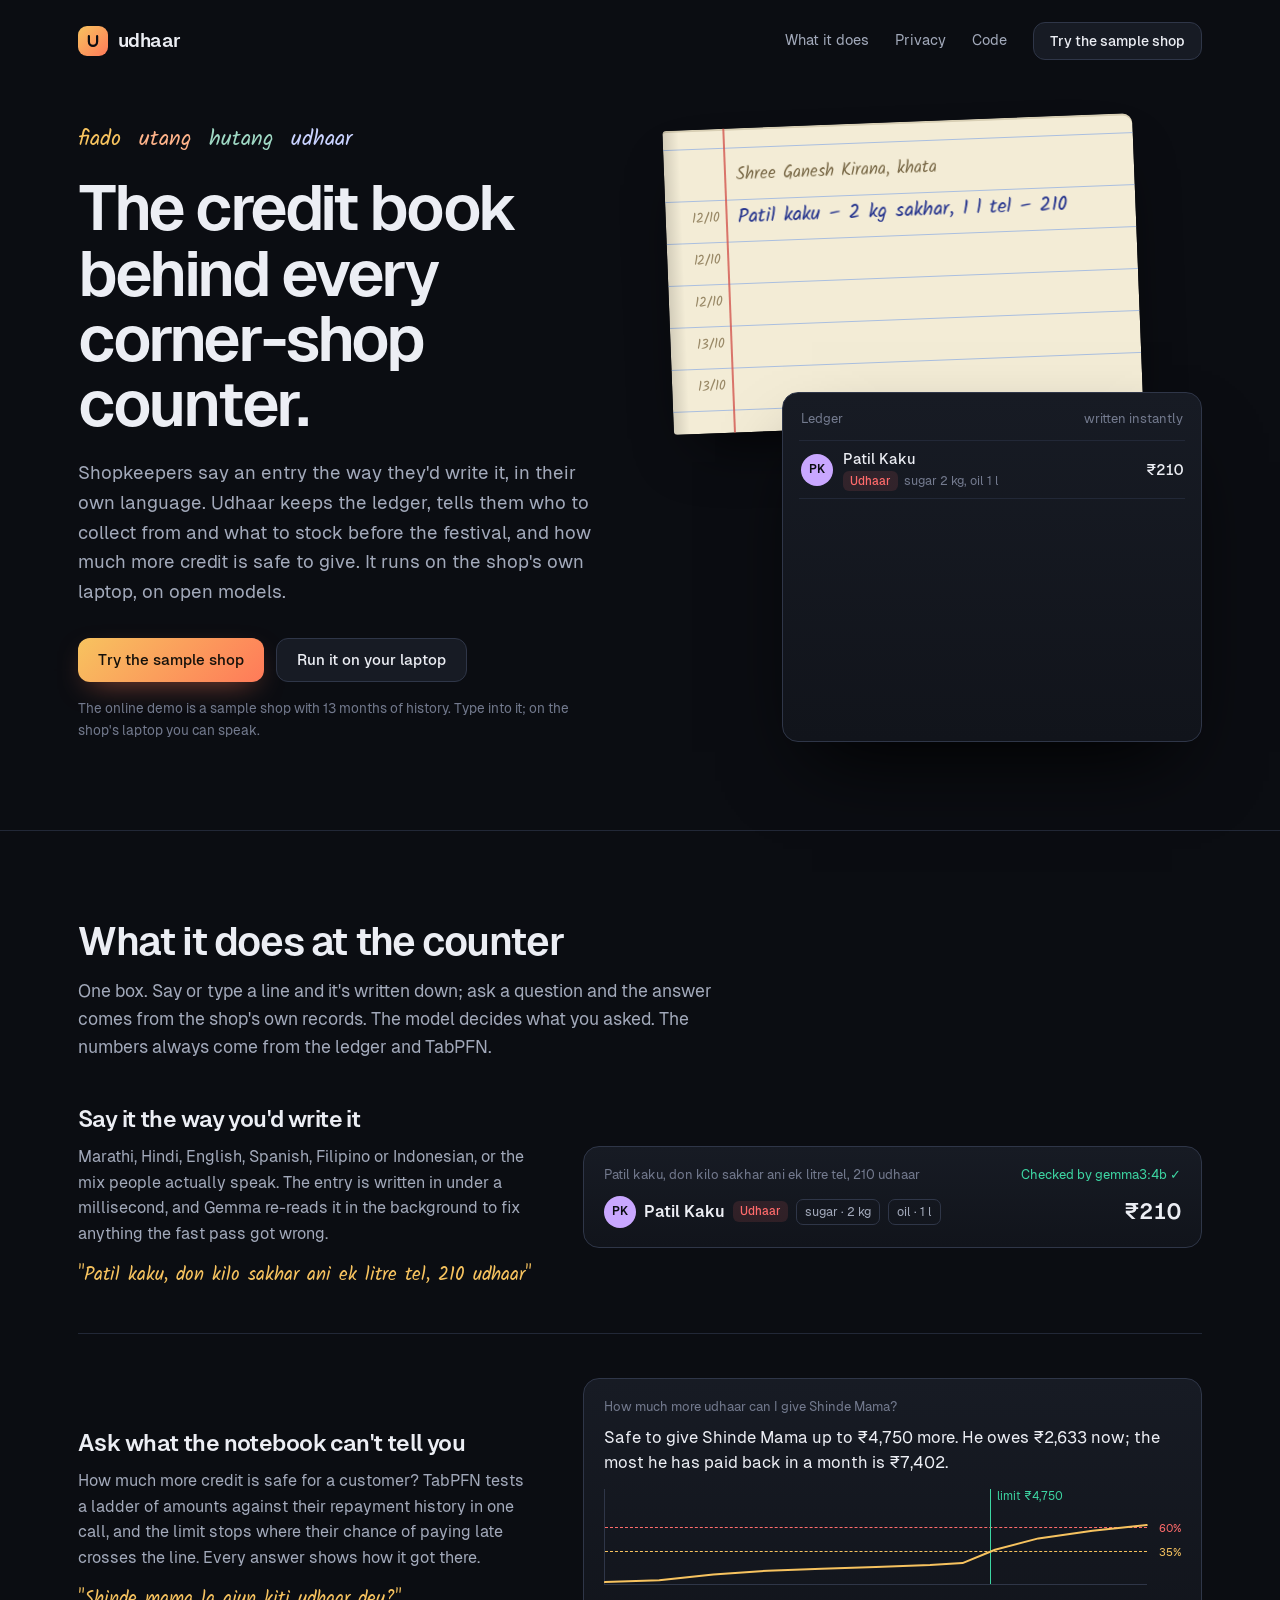
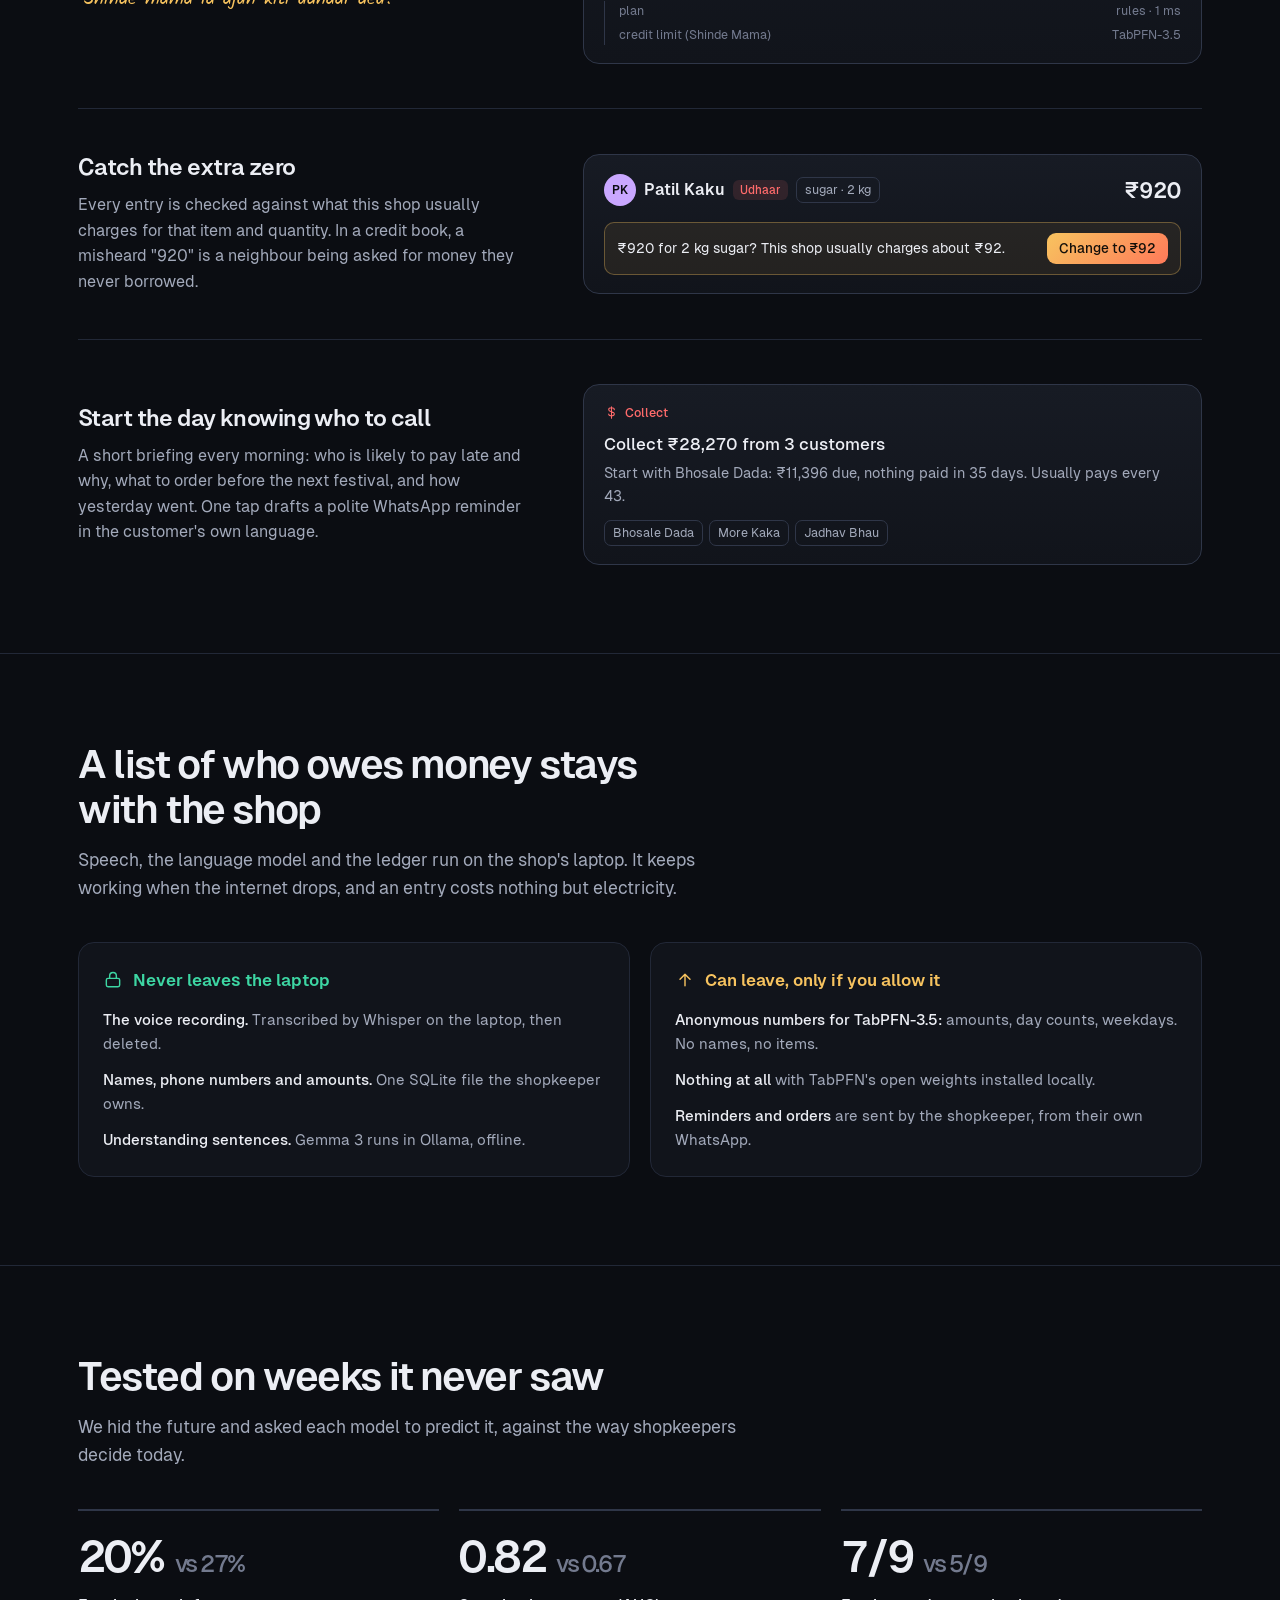
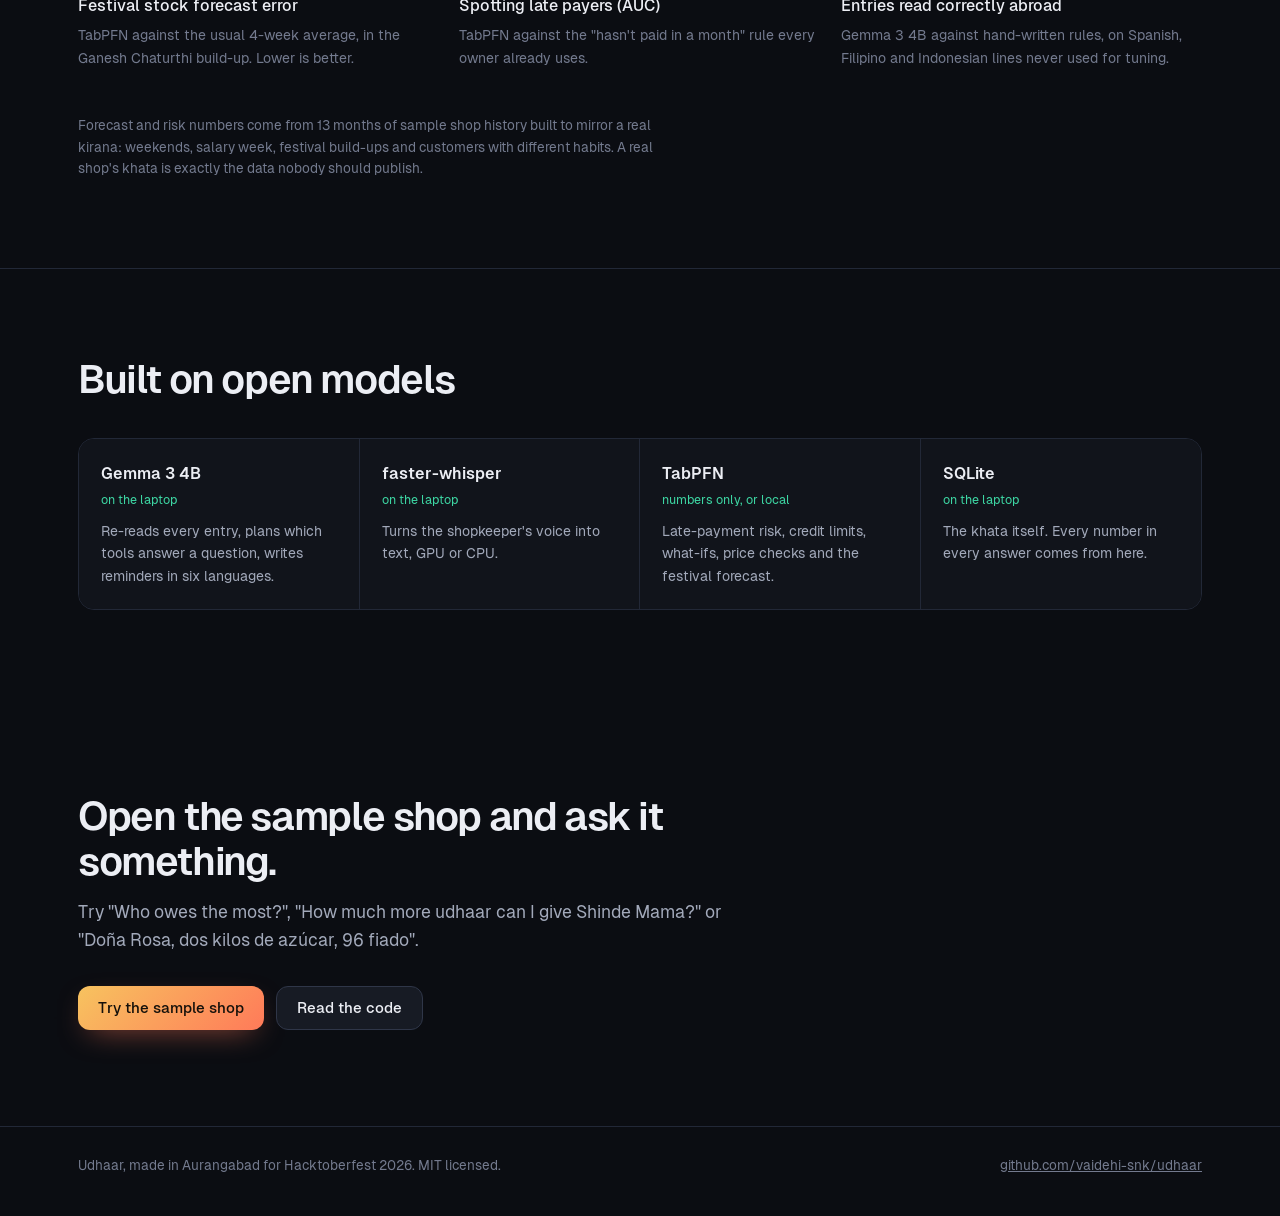
<file: static/landing.html>
<!doctype html>
<html lang="en">
<head>
<meta charset="utf-8">
<meta name="viewport" content="width=device-width,initial-scale=1,viewport-fit=cover">
<meta name="theme-color" content="#0B0D12">
<meta name="color-scheme" content="dark">
<title>Udhaar: the corner shop's credit book</title>
<meta name="description" content="Udhaar turns what a corner shopkeeper says into a credit ledger, and tells them who to collect from, what to stock and how much more credit is safe. Runs on the shop's own laptop with open models.">
<meta property="og:title" content="Udhaar: the corner shop's credit book, with open AI">
<meta property="og:description" content="Fiado, utang, hutang, udhaar. Speak entries, ask questions, get a morning briefing. Gemma, Whisper and TabPFN, on the shop's own laptop.">
<link rel="icon" href="data:image/svg+xml,%3Csvg xmlns='http://www.w3.org/2000/svg' viewBox='0 0 32 32'%3E%3Cdefs%3E%3ClinearGradient id='g' x1='0' y1='0' x2='1' y2='1'%3E%3Cstop offset='0' stop-color='%23F7C35F'/%3E%3Cstop offset='1' stop-color='%23FF7A59'/%3E%3C/linearGradient%3E%3C/defs%3E%3Crect width='32' height='32' rx='9' fill='url(%23g)'/%3E%3Cpath d='M10 9v8a6 6 0 0 0 12 0V9' fill='none' stroke='%230B0D12' stroke-width='3.2' stroke-linecap='round'/%3E%3C/svg%3E">
<style>
@font-face{font-family:Geist;font-weight:400;font-display:swap;src:url(/static/fonts/geist-sans-latin-400-normal.woff2) format("woff2")}
@font-face{font-family:Geist;font-weight:500;font-display:swap;src:url(/static/fonts/geist-sans-latin-500-normal.woff2) format("woff2")}
@font-face{font-family:Geist;font-weight:600;font-display:swap;src:url(/static/fonts/geist-sans-latin-600-normal.woff2) format("woff2")}
@font-face{font-family:Deva;font-weight:400;font-display:swap;src:url(/static/fonts/mukta-devanagari-400-normal.woff2) format("woff2");unicode-range:U+0900-097F,U+20B9}
@font-face{font-family:Deva;font-weight:600;font-display:swap;src:url(/static/fonts/mukta-devanagari-600-normal.woff2) format("woff2");unicode-range:U+0900-097F,U+20B9}
@font-face{font-family:Hand;font-display:swap;src:url(/static/fonts/kalam-latin-400-normal.woff2) format("woff2")}
@font-face{font-family:Hand;font-display:swap;src:url(/static/fonts/kalam-devanagari-400-normal.woff2) format("woff2");unicode-range:U+0900-097F}

:root{
  --bg:#0B0D12; --panel:#11141B; --panel-2:#171B24; --line:#222837; --line-2:#2F3648;
  --ink:#ECEEF4; --ink-2:#A2A9BA; --ink-3:#737A8E;
  --brand:#F7C35F; --brand-2:#FF7A59; --accent:#3DD6A3; --risk:#FF6B6B;
  /* the khata itself */
  --paper:#F3ECD6; --rule:#A9BEDF; --margin:#D4574F; --pen:#22318C;
  --font:Geist,Deva,"Segoe UI",system-ui,sans-serif; --ease:cubic-bezier(.2,.8,.2,1);
}
*{box-sizing:border-box;margin:0;padding:0}
html{background:var(--bg);color-scheme:dark;scroll-behavior:smooth}
body{font:16px/1.6 var(--font);color:var(--ink);-webkit-font-smoothing:antialiased;
  background:radial-gradient(1100px 600px at 85% -10%,#F7C35F12,transparent 60%),var(--bg)}
a{color:inherit}
:focus-visible{outline:2px solid var(--brand);outline-offset:3px;border-radius:6px}
svg{fill:none;stroke:currentColor;stroke-width:1.7;stroke-linecap:round;stroke-linejoin:round}
.wrap{max-width:1180px;margin:0 auto;padding:0 28px}

/* top bar */
.top{display:flex;align-items:center;justify-content:space-between;padding:22px 0}
.brand{display:flex;align-items:center;gap:10px;text-decoration:none}
.logo{width:30px;height:30px;border-radius:9px;display:grid;place-items:center;background:linear-gradient(135deg,var(--brand),var(--brand-2))}
.logo svg{width:22px;height:22px;stroke:#0B0D12;stroke-width:3.2}
.wordmark{font-weight:600;font-size:19px;letter-spacing:-.03em}
.top nav{display:flex;align-items:center;gap:26px;font-size:14.5px;color:var(--ink-2)}
.top nav a{text-decoration:none}.top nav a:hover{color:var(--ink)}
.btn{display:inline-flex;align-items:center;gap:8px;height:44px;padding:0 20px;border-radius:12px;font-weight:500;font-size:15px;text-decoration:none;border:1px solid var(--line-2);color:var(--ink);background:var(--panel-2);transition:border-color .2s,transform .2s var(--ease)}
.btn:hover{border-color:#47506a}
.btn.primary{border:0;color:#14100A;background:linear-gradient(135deg,var(--brand),var(--brand-2));box-shadow:0 10px 30px -12px #FF7A59aa}
.btn.primary:hover{transform:translateY(-1px)}
.top .btn{height:38px;padding:0 16px;font-size:14px}

/* hero */
.hero{display:grid;grid-template-columns:minmax(0,1fr) minmax(0,1fr);gap:56px;align-items:center;padding:40px 0 88px}
.words{display:flex;flex-wrap:wrap;gap:4px 18px;font-family:Hand,cursive;font-size:22px;color:var(--brand);margin-bottom:18px}
.words span:nth-child(2){color:#FFB38A}.words span:nth-child(3){color:#9FD8C4}.words span:nth-child(4){color:#C9D2FF}
h1{font-size:clamp(40px,5.2vw,64px);line-height:1.02;letter-spacing:-.045em;font-weight:600;max-width:12ch}
.lede{margin-top:22px;font-size:18.5px;line-height:1.6;color:var(--ink-2);max-width:34em}
.cta{display:flex;flex-wrap:wrap;gap:12px;margin-top:32px}
.fine{margin-top:16px;font-size:13.5px;color:var(--ink-3)}

/* the notebook → ledger moment */
.scene{position:relative;display:grid}
.page{position:relative;width:min(100%,470px);background:var(--paper);color:var(--pen);border-radius:4px 10px 10px 4px;
  padding:26px 22px 26px 72px;transform:rotate(-2.2deg);box-shadow:0 30px 60px -25px #000c,0 2px 0 #d8cfb4 inset;
  background-image:repeating-linear-gradient(to bottom,transparent 0 41px,var(--rule) 41px 42px);background-position:0 30px}
.page::before{content:"";position:absolute;left:60px;top:0;bottom:0;width:2px;background:var(--margin);opacity:.8}
.page::after{content:"";position:absolute;left:0;top:0;bottom:0;width:16px;border-radius:4px 0 0 4px;background:linear-gradient(90deg,#00000022,transparent)}
.page .head{font-family:Hand,cursive;font-size:17px;color:#7a6a48;height:42px;line-height:42px}
.page ol{list-style:none}
.page li{font-family:Hand,cursive;font-size:19.5px;line-height:42px;height:42px;white-space:nowrap;position:relative}
.page li .ink{display:inline-block;clip-path:inset(0 100% 0 0)}
.page li.on .ink{clip-path:inset(0 0 0 0);transition:clip-path 1s steps(26,end)}
.page li .d{position:absolute;left:-66px;width:48px;text-align:right;font-size:14px;color:#9a8a68}
.page li.read::after{content:"";position:absolute;left:-6px;right:-10px;top:9px;bottom:7px;border-radius:6px;background:#F7C35F55;animation:mark 1.4s var(--ease) forwards;z-index:-1}
@keyframes mark{0%{opacity:0}25%{opacity:1}100%{opacity:0}}
.ledger{position:relative;z-index:1;justify-self:end;margin-top:-34px;width:min(88%,420px);background:linear-gradient(180deg,var(--panel-2),var(--panel));border:1px solid var(--line-2);border-radius:16px;padding:16px 16px 8px;box-shadow:0 40px 80px -30px #000}
.ledger .lh{display:flex;justify-content:space-between;font-size:13px;color:var(--ink-3);padding:0 2px 10px;border-bottom:1px solid var(--line)}
.row{display:grid;grid-template-columns:32px minmax(0,1fr) auto;gap:10px;align-items:center;padding:7px 2px;border-bottom:1px solid var(--line);opacity:0;transform:translateY(8px)}
.row:last-child{border-bottom:0}
.row.on{opacity:1;transform:none;transition:opacity .45s var(--ease),transform .45s var(--ease)}
.av{width:32px;height:32px;border-radius:50%;display:grid;place-items:center;font-size:12px;font-weight:600;color:#0B0D12}
.row b{font-weight:500;font-size:14.5px;display:block;white-space:nowrap;overflow:hidden;text-overflow:ellipsis}
.row small{font-size:12.5px;color:var(--ink-3);display:flex;gap:6px;align-items:center;white-space:nowrap;overflow:hidden}
.tag{font-size:11.5px;padding:1px 7px;border-radius:6px;font-weight:500}
.tag.credit{background:#FF6B6B1f;color:var(--risk)}.tag.pay{background:#3DD6A31f;color:var(--accent)}
.amt{font-variant-numeric:tabular-nums;font-weight:500;font-size:15px;text-align:right}
.amt.pay{color:var(--accent)}

/* sections */
section{padding:88px 0;border-top:1px solid var(--line)}
h2{font-size:clamp(28px,3.4vw,40px);line-height:1.12;letter-spacing:-.035em;font-weight:600;max-width:20ch}
.intro{color:var(--ink-2);font-size:17.5px;max-width:38em;margin-top:14px}
.feat{display:grid;grid-template-columns:minmax(0,.85fr) minmax(0,1.15fr);gap:48px;align-items:center;padding:44px 0;border-bottom:1px solid var(--line)}
.feat:last-child{border-bottom:0;padding-bottom:0}
.feat h3{font-size:23px;letter-spacing:-.025em;font-weight:600;line-height:1.25}
.feat p{color:var(--ink-2);margin-top:10px;max-width:30em}
.feat .say{font-family:Hand,cursive;color:var(--brand);font-size:19px;margin-top:14px;line-height:1.5}
.ui{background:linear-gradient(180deg,var(--panel-2),var(--panel));border:1px solid var(--line-2);border-radius:16px;padding:18px 20px}
.ui .q{font-size:13px;color:var(--ink-3);display:flex;justify-content:space-between;gap:12px;margin-bottom:8px}
.ui .a{font-size:16.5px;line-height:1.5}
.ui .entry{display:flex;flex-wrap:wrap;align-items:center;gap:8px}
.ui .entry .big{margin-left:auto;font-size:22px;font-weight:600;font-variant-numeric:tabular-nums}
.chip{font-size:12.5px;border:1px solid var(--line-2);border-radius:7px;padding:2px 8px;color:var(--ink-2)}
.warn{margin-top:14px;background:#F7C35F14;border:1px solid #F7C35F55;border-radius:10px;padding:10px 12px;display:flex;flex-wrap:wrap;gap:10px;align-items:center;justify-content:space-between;font-size:14px}
.warn .fix{background:linear-gradient(135deg,var(--brand),var(--brand-2));color:#14100A;border-radius:9px;padding:5px 12px;font-weight:500;font-size:13.5px}
.lad{margin-top:14px;position:relative;height:96px;border-left:1px solid var(--line-2);border-bottom:1px solid var(--line-2);margin-right:34px}
.lad svg{position:absolute;inset:0;width:100%;height:100%;overflow:visible}
.lad .ln{stroke:var(--brand);stroke-width:2;vector-effect:non-scaling-stroke}
.lad .lv{position:absolute;left:0;right:0;border-top:1px dashed;font-size:11px}
.lad .lv span{position:absolute;right:-34px;top:-8px}
.lad .lim{position:absolute;top:0;bottom:0;border-left:1.5px solid var(--accent)}
.lad .lim span{position:absolute;left:6px;top:-2px;font-size:11.5px;color:var(--accent);white-space:nowrap}
.trace{margin-top:16px;font-size:12.5px;color:var(--ink-3);border-left:1px solid var(--line-2);padding-left:14px;display:grid;gap:4px}
.trace div{display:flex;justify-content:space-between;gap:10px}
.brief{display:grid;gap:4px}
.brief .k{font-size:12.5px;color:var(--risk);font-weight:500;display:flex;gap:6px;align-items:center}
.brief .t{font-size:17px;font-weight:500;margin-top:4px}
.brief .b{color:var(--ink-2);font-size:14.5px}
.names{display:flex;gap:6px;flex-wrap:wrap;margin-top:8px}

/* privacy */
.split{display:grid;grid-template-columns:1fr 1fr;gap:20px;margin-top:40px}
.col{border:1px solid var(--line);border-radius:16px;padding:24px;background:var(--panel)}
.col h3{font-size:17px;font-weight:600;display:flex;gap:10px;align-items:center}
.col h3 svg{width:20px;height:20px}
.col ul{list-style:none;margin-top:14px;display:grid;gap:12px;color:var(--ink-2);font-size:15px}
.col li b{color:var(--ink);font-weight:500}
.col.stay h3{color:var(--accent)} .col.leave h3{color:var(--brand)}

/* evidence */
.proof{display:grid;grid-template-columns:repeat(3,minmax(0,1fr));gap:20px;margin-top:40px}
.p{padding:24px 0;border-top:2px solid var(--line-2)}
.p .n{font-size:44px;font-weight:600;letter-spacing:-.04em;font-variant-numeric:tabular-nums;line-height:1}
.p .n s{text-decoration:none;color:var(--ink-3);font-size:24px;font-weight:500;margin-left:10px}
.p h3{font-size:16px;font-weight:500;margin-top:14px}
.p p{color:var(--ink-3);font-size:14px;margin-top:6px}
.note{margin-top:22px;font-size:13.5px;color:var(--ink-3);max-width:44em}

/* stack */
.stack{margin-top:36px;display:grid;grid-template-columns:repeat(4,minmax(0,1fr));gap:0;border:1px solid var(--line);border-radius:16px;overflow:hidden}
.stack div{padding:22px;border-right:1px solid var(--line);background:var(--panel)}
.stack div:last-child{border-right:0}
.stack b{display:block;font-weight:600;font-size:16px}
.stack i{font-style:normal;font-size:12.5px;color:var(--accent)}
.stack p{color:var(--ink-2);font-size:14px;margin-top:8px}

.end{padding-top:96px;padding-bottom:96px}
.end h2{max-width:22ch}
footer{border-top:1px solid var(--line);padding:28px 0 40px;color:var(--ink-3);font-size:13.5px}
footer .wrap{display:flex;flex-wrap:wrap;gap:12px 24px;justify-content:space-between}

@media (max-width:900px){
  .hero{grid-template-columns:1fr;gap:40px;padding:28px 0 72px}
  .page{width:100%;max-width:470px}
  .ledger{width:94%;max-width:440px}
  .feat{grid-template-columns:1fr;gap:22px}
  .split,.proof{grid-template-columns:1fr}
  .stack{grid-template-columns:1fr 1fr}.stack div:nth-child(2){border-right:0}.stack div:nth-child(-n+2){border-bottom:1px solid var(--line)}
  .top nav a:not(.btn){display:none}
}
@media (max-width:520px){
  .wrap{padding:0 16px}
  .page{padding-left:58px}.page::before{left:50px}.page li{font-size:17px}.page li .d{left:-54px;width:40px;font-size:12.5px}
  .stack{grid-template-columns:1fr}.stack div{border-right:0;border-bottom:1px solid var(--line)}
  section{padding:64px 0}
}
@media (prefers-reduced-motion:reduce){
  .page li .ink{clip-path:none!important;transition:none!important}.row{opacity:1;transform:none;transition:none!important}.page li.read::after{display:none}
}
</style>
</head>
<body>
<div class="wrap">
  <header class="top">
    <a class="brand" href="/" aria-label="Udhaar home"><span class="logo" aria-hidden="true"><svg viewBox="0 0 32 32"><path d="M10 9v8a6 6 0 0 0 12 0V9"/></svg></span><span class="wordmark">udhaar</span></a>
    <nav>
      <a href="#counter">What it does</a>
      <a href="#private">Privacy</a>
      <a href="https://github.com/vaidehi-snk/udhaar">Code</a>
      <a class="btn" href="/app">Try the sample shop</a>
    </nav>
  </header>

  <main class="hero">
    <div>
      <div class="words" aria-label="The same word in four countries"><span>fiado</span><span>utang</span><span>hutang</span><span>udhaar</span></div>
      <h1>The credit book behind every corner-shop counter.</h1>
      <p class="lede">Shopkeepers say an entry the way they'd write it, in their own language. Udhaar keeps the ledger, tells them who to collect from and what to stock before the festival, and how much more credit is safe to give. It runs on the shop's own laptop, on open models.</p>
      <div class="cta">
        <a class="btn primary" href="/app">Try the sample shop</a>
        <a class="btn" href="https://github.com/vaidehi-snk/udhaar">Run it on your laptop</a>
      </div>
      <p class="fine">The online demo is a sample shop with 13 months of history. Type into it; on the shop's laptop you can speak.</p>
    </div>

    <div class="scene" aria-label="Handwritten notebook lines becoming ledger entries">
      <div class="page">
        <div class="head">Shree Ganesh Kirana, khata</div>
        <ol id="lines">
          <li><span class="d">12/10</span><span class="ink">Patil kaku – 2 kg sakhar, 1 l tel – 210</span></li>
          <li><span class="d">12/10</span><span class="ink">शर्मा जी ५०० जमा</span></li>
          <li><span class="d">12/10</span><span class="ink">Doña Rosa – azúcar 2 kg – 96 fiado</span></li>
          <li><span class="d">13/10</span><span class="ink">Aling Nena – bigas, itlog – 85 utang</span></li>
          <li><span class="d">13/10</span><span class="ink">Bu Sri bayar 50 ribu</span></li>
        </ol>
      </div>
      <div class="ledger" role="list">
        <div class="lh"><span>Ledger</span><span>written instantly</span></div>
        <div class="row" role="listitem"><span class="av" style="background:#C9A7FF">PK</span><span><b>Patil Kaku</b><small><span class="tag credit">Udhaar</span>sugar 2 kg, oil 1 l</small></span><span class="amt">₹210</span></div>
        <div class="row" role="listitem"><span class="av" style="background:#F7C35F">SJ</span><span><b>Sharma Ji</b><small><span class="tag pay">Paid back</span>Hindi</small></span><span class="amt pay">+₹500</span></div>
        <div class="row" role="listitem"><span class="av" style="background:#7FD1F7">DR</span><span><b>Doña Rosa</b><small><span class="tag credit">Fiado</span>sugar 2 kg, Spanish</small></span><span class="amt">$96</span></div>
        <div class="row" role="listitem"><span class="av" style="background:#3DD6A3">AN</span><span><b>Aling Nena</b><small><span class="tag credit">Utang</span>rice, eggs, Filipino</small></span><span class="amt">₱85</span></div>
        <div class="row" role="listitem"><span class="av" style="background:#FF9C7A">BS</span><span><b>Bu Sri</b><small><span class="tag pay">Paid back</span>Indonesian</small></span><span class="amt pay">+Rp 50.000</span></div>
      </div>
    </div>
  </main>
</div>

<section id="counter">
  <div class="wrap">
    <h2>What it does at the counter</h2>
    <p class="intro">One box. Say or type a line and it's written down; ask a question and the answer comes from the shop's own records. The model decides what you asked. The numbers always come from the ledger and TabPFN.</p>

    <div class="feat">
      <div>
        <h3>Say it the way you'd write it</h3>
        <p>Marathi, Hindi, English, Spanish, Filipino or Indonesian, or the mix people actually speak. The entry is written in under a millisecond, and Gemma re-reads it in the background to fix anything the fast pass got wrong.</p>
        <p class="say">"Patil kaku, don kilo sakhar ani ek litre tel, 210 udhaar"</p>
      </div>
      <div class="ui">
        <div class="q"><span>Patil kaku, don kilo sakhar ani ek litre tel, 210 udhaar</span><span style="color:var(--accent)">Checked by gemma3:4b ✓</span></div>
        <div class="entry"><span class="av" style="background:#C9A7FF">PK</span><b>Patil Kaku</b><span class="tag credit">Udhaar</span><span class="chip">sugar · 2 kg</span><span class="chip">oil · 1 l</span><span class="big">₹210</span></div>
      </div>
    </div>

    <div class="feat">
      <div>
        <h3>Ask what the notebook can't tell you</h3>
        <p>How much more credit is safe for a customer? TabPFN tests a ladder of amounts against their repayment history in one call, and the limit stops where their chance of paying late crosses the line. Every answer shows how it got there.</p>
        <p class="say">"Shinde mama la ajun kiti udhaar deu?"</p>
      </div>
      <div class="ui">
        <div class="q"><span>How much more udhaar can I give Shinde Mama?</span></div>
        <div class="a">Safe to give Shinde Mama up to ₹4,750 more. He owes ₹2,633 now; the most he has paid back in a month is ₹7,402.</div>
        <div class="lad">
          <div class="lv" style="top:40%;border-color:var(--risk);color:var(--risk)"><span>60%</span></div>
          <div class="lv" style="top:65%;border-color:var(--brand);color:var(--brand)"><span>35%</span></div>
          <div class="lim" style="left:71%"><span>limit ₹4,750</span></div>
          <svg viewBox="0 0 100 100" preserveAspectRatio="none"><path class="ln" d="M0 98 L10 96 L20 90 L30 86 L40 84 L50 82 L60 80 L66 78 L72 64 L80 52 L90 44 L100 38"/></svg>
        </div>
        <div class="trace"><div><span>plan</span><span>rules · 1 ms</span></div><div><span>credit limit (Shinde Mama)</span><span>TabPFN-3.5</span></div></div>
      </div>
    </div>

    <div class="feat">
      <div>
        <h3>Catch the extra zero</h3>
        <p>Every entry is checked against what this shop usually charges for that item and quantity. In a credit book, a misheard "920" is a neighbour being asked for money they never borrowed.</p>
      </div>
      <div class="ui">
        <div class="entry"><span class="av" style="background:#C9A7FF">PK</span><b>Patil Kaku</b><span class="tag credit">Udhaar</span><span class="chip">sugar · 2 kg</span><span class="big">₹920</span></div>
        <div class="warn"><span>₹920 for 2 kg sugar? This shop usually charges about ₹92.</span><span class="fix">Change to ₹92</span></div>
      </div>
    </div>

    <div class="feat">
      <div>
        <h3>Start the day knowing who to call</h3>
        <p>A short briefing every morning: who is likely to pay late and why, what to order before the next festival, and how yesterday went. One tap drafts a polite WhatsApp reminder in the customer's own language.</p>
      </div>
      <div class="ui brief">
        <span class="k"><svg viewBox="0 0 24 24" width="15" height="15"><path d="M12 3v18M16.5 7.5c0-1.9-2-3-4.5-3s-4.5 1.1-4.5 3 2 2.6 4.5 3.2 4.5 1.3 4.5 3.3-2 3.3-4.5 3.3-4.5-1.2-4.5-3"/></svg>Collect</span>
        <span class="t">Collect ₹28,270 from 3 customers</span>
        <span class="b">Start with Bhosale Dada: ₹11,396 due, nothing paid in 35 days. Usually pays every 43.</span>
        <div class="names"><span class="chip">Bhosale Dada</span><span class="chip">More Kaka</span><span class="chip">Jadhav Bhau</span></div>
      </div>
    </div>
  </div>
</section>

<section id="private">
  <div class="wrap">
    <h2>A list of who owes money stays with the shop</h2>
    <p class="intro">Speech, the language model and the ledger run on the shop's laptop. It keeps working when the internet drops, and an entry costs nothing but electricity.</p>
    <div class="split">
      <div class="col stay">
        <h3><svg viewBox="0 0 24 24"><rect x="4" y="10" width="16" height="10" rx="2"/><path d="M8 10V7a4 4 0 0 1 8 0v3"/></svg>Never leaves the laptop</h3>
        <ul>
          <li><b>The voice recording.</b> Transcribed by Whisper on the laptop, then deleted.</li>
          <li><b>Names, phone numbers and amounts.</b> One SQLite file the shopkeeper owns.</li>
          <li><b>Understanding sentences.</b> Gemma 3 runs in Ollama, offline.</li>
        </ul>
      </div>
      <div class="col leave">
        <h3><svg viewBox="0 0 24 24"><path d="M12 19V5M6 11l6-6 6 6"/></svg>Can leave, only if you allow it</h3>
        <ul>
          <li><b>Anonymous numbers for TabPFN-3.5:</b> amounts, day counts, weekdays. No names, no items.</li>
          <li><b>Nothing at all</b> with TabPFN's open weights installed locally.</li>
          <li><b>Reminders and orders</b> are sent by the shopkeeper, from their own WhatsApp.</li>
        </ul>
      </div>
    </div>
  </div>
</section>

<section id="proof">
  <div class="wrap">
    <h2>Tested on weeks it never saw</h2>
    <p class="intro">We hid the future and asked each model to predict it, against the way shopkeepers decide today.</p>
    <div class="proof">
      <div class="p"><div class="n">20%<s>vs 27%</s></div><h3>Festival stock forecast error</h3><p>TabPFN against the usual 4-week average, in the Ganesh Chaturthi build-up. Lower is better.</p></div>
      <div class="p"><div class="n">0.82<s>vs 0.67</s></div><h3>Spotting late payers (AUC)</h3><p>TabPFN against the "hasn't paid in a month" rule every owner already uses.</p></div>
      <div class="p"><div class="n">7/9<s>vs 5/9</s></div><h3>Entries read correctly abroad</h3><p>Gemma 3 4B against hand-written rules, on Spanish, Filipino and Indonesian lines never used for tuning.</p></div>
    </div>
    <p class="note">Forecast and risk numbers come from 13 months of sample shop history built to mirror a real kirana: weekends, salary week, festival build-ups and customers with different habits. A real shop's khata is exactly the data nobody should publish.</p>
  </div>
</section>

<section id="stack">
  <div class="wrap">
    <h2>Built on open models</h2>
    <div class="stack">
      <div><b>Gemma 3 4B</b><i>on the laptop</i><p>Re-reads every entry, plans which tools answer a question, writes reminders in six languages.</p></div>
      <div><b>faster-whisper</b><i>on the laptop</i><p>Turns the shopkeeper's voice into text, GPU or CPU.</p></div>
      <div><b>TabPFN</b><i>numbers only, or local</i><p>Late-payment risk, credit limits, what-ifs, price checks and the festival forecast.</p></div>
      <div><b>SQLite</b><i>on the laptop</i><p>The khata itself. Every number in every answer comes from here.</p></div>
    </div>
  </div>
</section>

<div class="wrap end">
  <h2>Open the sample shop and ask it something.</h2>
  <p class="intro">Try "Who owes the most?", "How much more udhaar can I give Shinde Mama?" or "Doña Rosa, dos kilos de azúcar, 96 fiado".</p>
  <div class="cta"><a class="btn primary" href="/app">Try the sample shop</a><a class="btn" href="https://github.com/vaidehi-snk/udhaar">Read the code</a></div>
</div>

<footer><div class="wrap"><span>Udhaar, made in Aurangabad for Hacktoberfest 2026. MIT licensed.</span><a href="https://github.com/vaidehi-snk/udhaar">github.com/vaidehi-snk/udhaar</a></div></footer>

<script>
/* One moment on load: each handwritten line is "read", then appears in the ledger. */
(() => {
  const lines = [...document.querySelectorAll("#lines li")], rows = [...document.querySelectorAll(".ledger .row")];
  if (matchMedia("(prefers-reduced-motion: reduce)").matches) { lines.forEach(l => l.classList.add("on")); rows.forEach(r => r.classList.add("on")); return; }
  let i = 0;
  const step = () => {
    if (i >= lines.length) return;
    const l = lines[i], r = rows[i];
    l.classList.add("on");
    setTimeout(() => { l.classList.add("read"); r.classList.add("on"); }, 1050);
    i++; setTimeout(step, 1500);
  };
  setTimeout(step, 450);
})();
</script>
</body>
</html>
</file>
